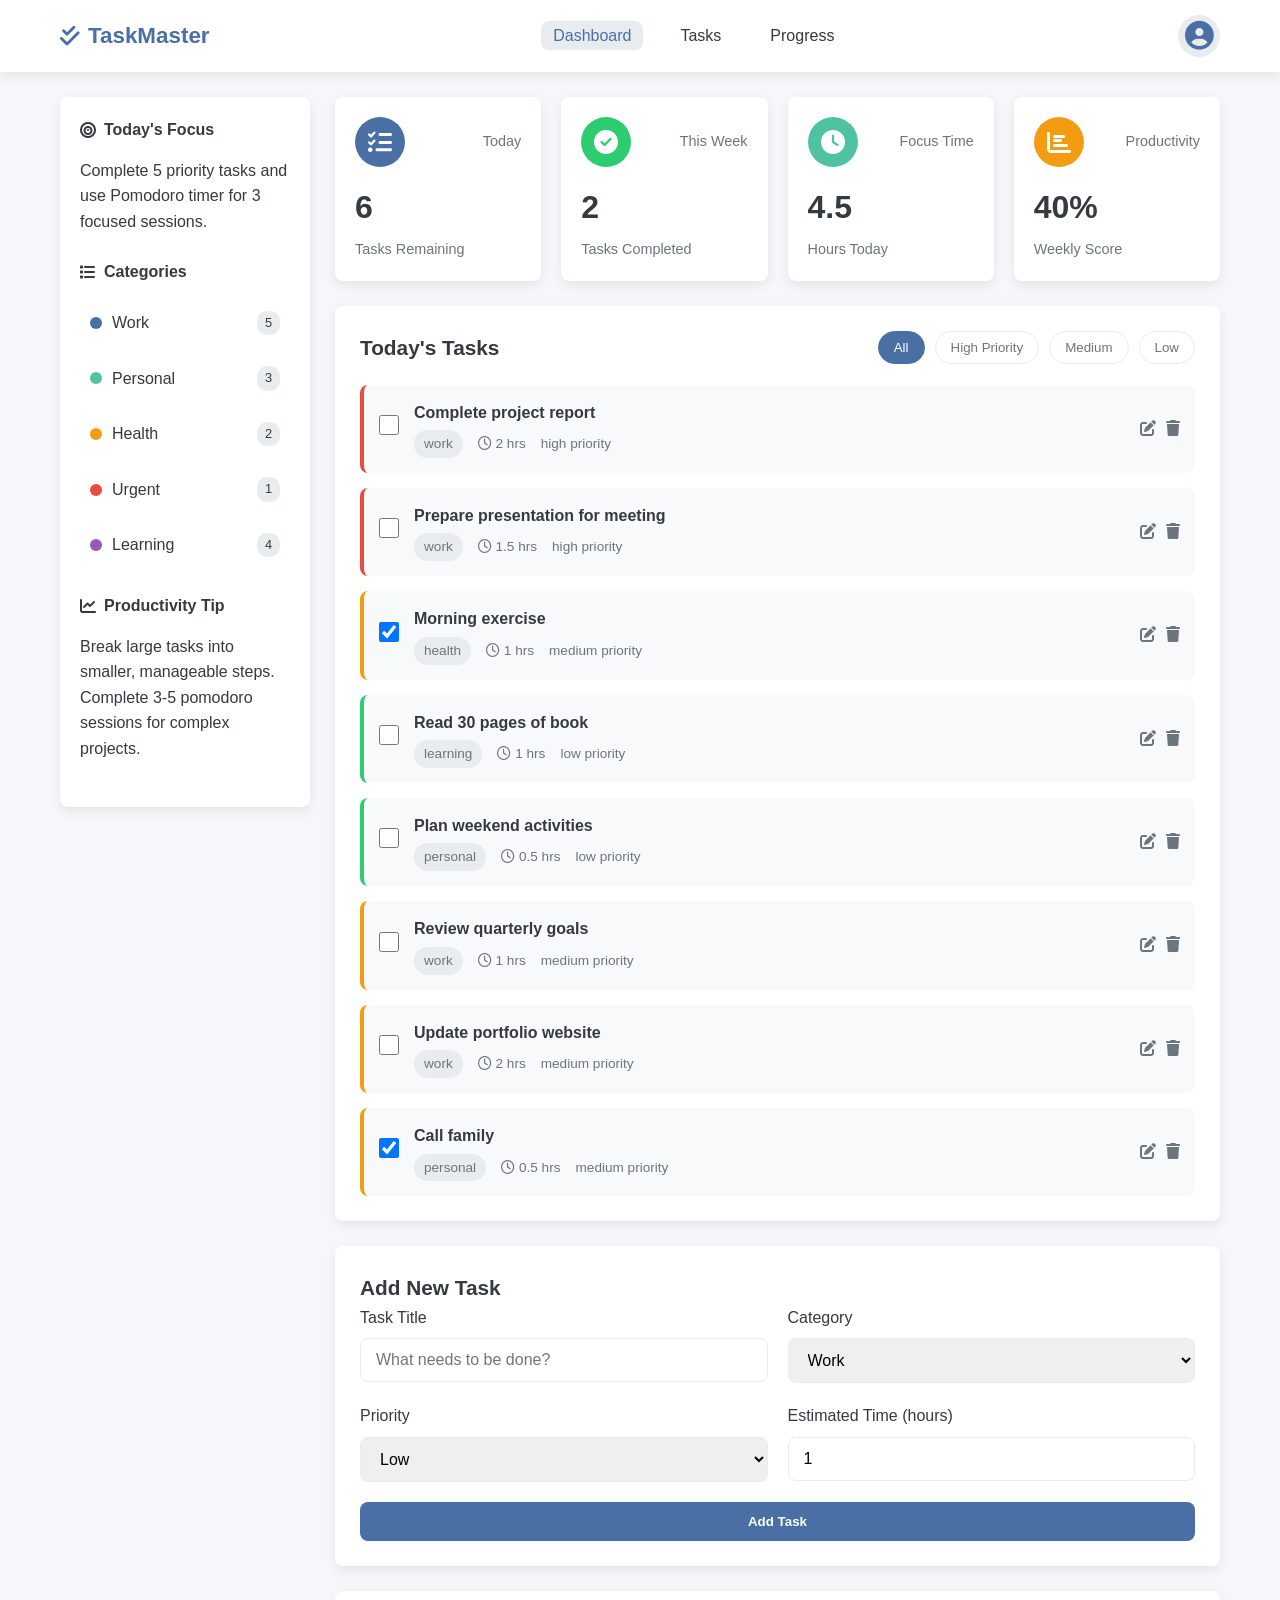
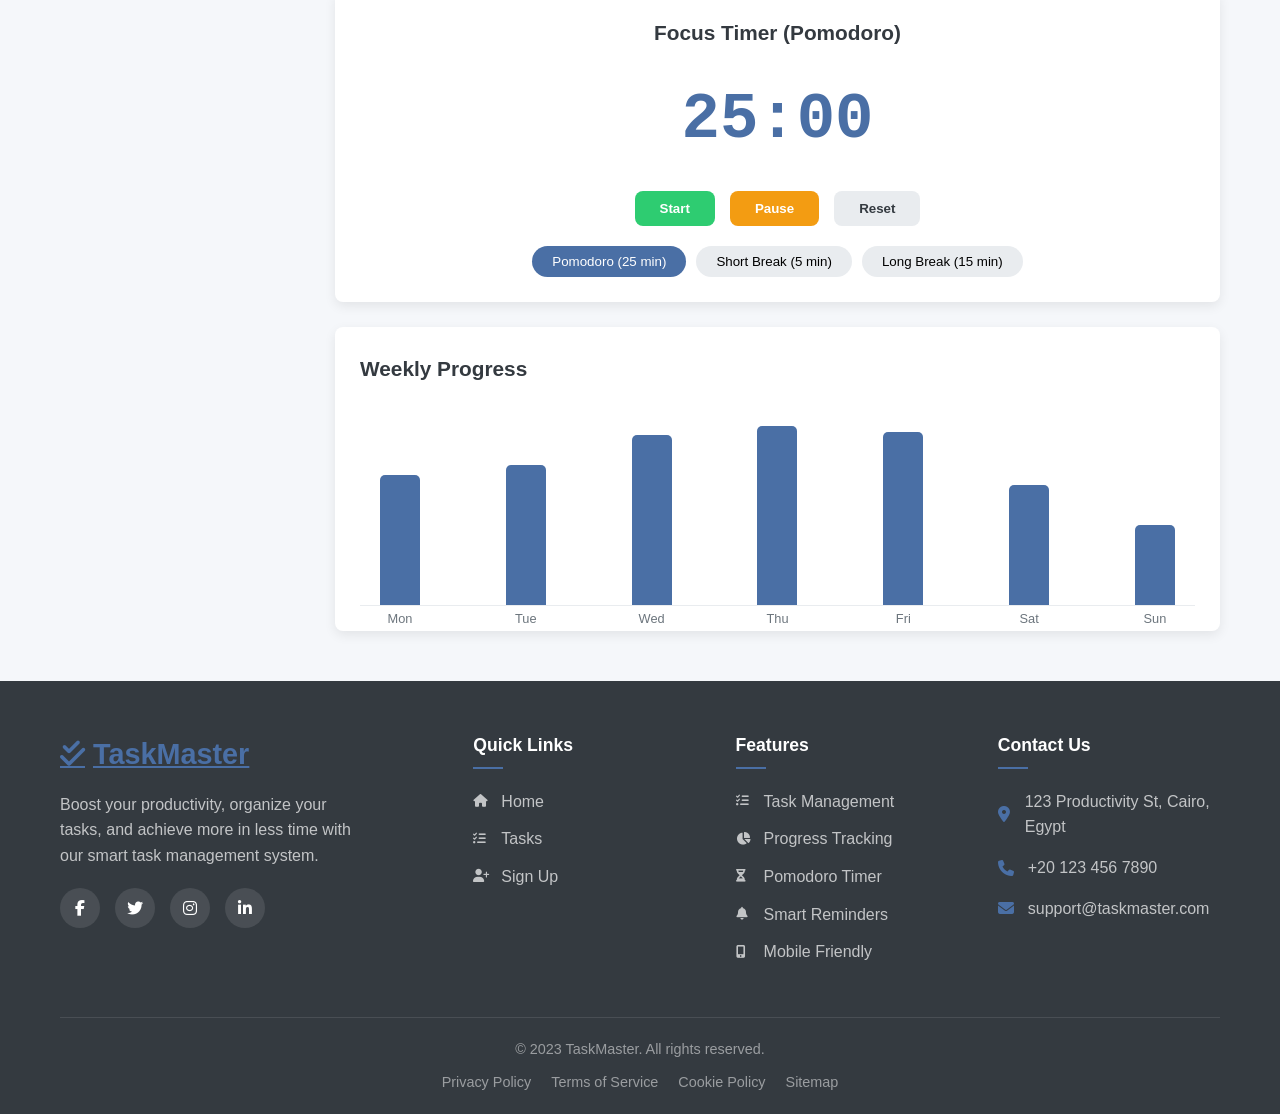
<file: index.html>
<!DOCTYPE html>
<html lang="en">
<head>
    <!-- Google tag (gtag.js) -->
<script async src="https://www.googletagmanager.com/gtag/js?id=G-RJJC2JE0XZ"></script>
<script>
  window.dataLayer = window.dataLayer || [];
  function gtag(){dataLayer.push(arguments);}
  gtag('js', new Date());

  gtag('config', 'G-RJJC2JE0XZ');
</script>

    <meta charset="UTF-8">
    <meta name="viewport" content="width=device-width, initial-scale=1.0">
    <title>TaskMaster - Manage Tasks, Boost Productivity</title>
    <link rel="stylesheet" href="https://cdnjs.cloudflare.com/ajax/libs/font-awesome/6.4.0/css/all.min.css">
<link rel="stylesheet" href="./style.css">


</head>
<body>
   
 <nav class="navbar">
    <div class="nav-content">

        <!-- Logo -->
        <div class="logo">
            <i class="fas fa-check-double"></i>
            <span>TaskMaster</span>
        </div>

        <!-- Links -->
        <ul class="nav-links">
            <li><a href="index.html" class="active">Dashboard</a></li>
            <li><a href="tasks.html">Tasks</a></li>
            <li><a href="#Progress">Progress</a></li>
           
        </ul>

        <!-- Auth Icon -->
        <div class="auth-icon">
            <a href="signup.html" title="signup / Register">
                <i class="fas fa-user-circle"></i>
            </a>
        </div>

    </div>
</nav>


    <!-- Main Content -->
    <div class="container">
        <div class="main-content">
            <!-- Sidebar -->
            <aside class="sidebar">
                <div class="sidebar-section">
                    <h3 class="sidebar-title"><i class="fas fa-bullseye"></i> Today's Focus</h3>
                    <p>Complete 5 priority tasks and use Pomodoro timer for 3 focused sessions.</p>
                </div>
                
                <div class="sidebar-section">
                    <h3 class="sidebar-title"><i class="fas fa-list"></i> Categories</h3>
                    <div class="category-list">
                        <div class="category-item">
                            <div class="category-dot" style="background-color: #4a6fa5;"></div>
                            <span class="category-name">Work</span>
                            <span class="category-count">5</span>
                        </div>
                        <div class="category-item">
                            <div class="category-dot" style="background-color: #4fc3a1;"></div>
                            <span class="category-name">Personal</span>
                            <span class="category-count">3</span>
                        </div>
                        <div class="category-item">
                            <div class="category-dot" style="background-color: #f39c12;"></div>
                            <span class="category-name">Health</span>
                            <span class="category-count">2</span>
                        </div>
                        <div class="category-item">
                            <div class="category-dot" style="background-color: #e74c3c;"></div>
                            <span class="category-name">Urgent</span>
                            <span class="category-count">1</span>
                        </div>
                        <div class="category-item">
                            <div class="category-dot" style="background-color: #9b59b6;"></div>
                            <span class="category-name">Learning</span>
                            <span class="category-count">4</span>
                        </div>
                    </div>
                </div>
                
                <div class="sidebar-section">
                    <h3 class="sidebar-title"><i class="fas fa-chart-line"></i> Productivity Tip</h3>
                    <p>Break large tasks into smaller, manageable steps. Complete 3-5 pomodoro sessions for complex projects.</p>
                </div>
            </aside>

            <!-- Content Area -->
            <div class="content-area">
                <!-- Dashboard Stats -->
                <section class="dashboard-cards">
                    <div class="card">
                        <div class="card-header">
                            <div class="card-icon icon-tasks">
                                <i class="fas fa-tasks"></i>
                            </div>
                            <span class="card-label">Today</span>
                        </div>
                        <div class="card-value" id="todayTasks">8</div>
                        <div class="card-label">Tasks Remaining</div>
                    </div>
                    
                    <div class="card">
                        <div class="card-header">
                            <div class="card-icon icon-completed">
                                <i class="fas fa-check-circle"></i>
                            </div>
                            <span class="card-label">This Week</span>
                        </div>
                        <div class="card-value" id="completedTasks">24</div>
                        <div class="card-label">Tasks Completed</div>
                    </div>
                    
                    <div class="card">
                        <div class="card-header">
                            <div class="card-icon icon-time">
                                <i class="fas fa-clock"></i>
                            </div>
                            <span class="card-label">Focus Time</span>
                        </div>
                        <div class="card-value" id="focusTime">3.5</div>
                        <div class="card-label">Hours Today</div>
                    </div>
                    
                    <div class="card">
                        <div class="card-header">
                            <div class="card-icon icon-productivity">
                                <i class="fas fa-chart-bar"></i>
                            </div>
                            <span class="card-label">Productivity</span>
                        </div>
                        <div class="card-value" id="productivityScore">87%</div>
                        <div class="card-label">Weekly Score</div>
                    </div>
                </section>

                <!-- Task List -->
                <section class="task-list-container">
                    <div class="section-header">
                        <h2 class="section-title">Today's Tasks</h2>
                        <div class="task-filters">
                            <button class="filter-btn active" data-filter="all">All</button>
                            <button class="filter-btn" data-filter="high">High Priority</button>
                            <button class="filter-btn" data-filter="medium">Medium</button>
                            <button class="filter-btn" data-filter="low">Low</button>
                        </div>
                    </div>
                    
                    <div class="task-list" id="taskList">
                        <!-- Tasks will be populated by JavaScript -->
                    </div>
                </section>

                <!-- Add Task Form -->
                <section class="add-task-form">
                    <h2 class="section-title">Add New Task</h2>
                    <form id="taskForm">
                        <div class="form-row">
                            <div class="form-group">
                                <label for="taskTitle">Task Title</label>
                                <input type="text" id="taskTitle" class="form-control" placeholder="What needs to be done?" required>
                            </div>
                            <div class="form-group">
                                <label for="taskCategory">Category</label>
                                <select id="taskCategory" class="form-control">
                                    <option value="work">Work</option>
                                    <option value="personal">Personal</option>
                                    <option value="health">Health</option>
                                    <option value="learning">Learning</option>
                                </select>
                            </div>
                        </div>
                        <div class="form-row">
                            <div class="form-group">
                                <label for="taskPriority">Priority</label>
                                <select id="taskPriority" class="form-control">
                                    <option value="low">Low</option>
                                    <option value="medium">Medium</option>
                                    <option value="high">High</option>
                                </select>
                            </div>
                            <div class="form-group">
                                <label for="taskTime">Estimated Time (hours)</label>
                                <input type="number" id="taskTime" class="form-control" min="0.5" max="8" step="0.5" value="1">
                            </div>
                        </div>
                        <button type="submit" class="btn btn-primary btn-block">Add Task</button>
                    </form>
                </section>

                <!-- Pomodoro Timer -->
                <section class="pomodoro-container" id="Timer">
                    <h2 class="section-title">Focus Timer (Pomodoro)</h2>
                    <div class="timer-display" id="timerDisplay">25:00</div>
                    <div class="timer-controls">
                        <button class="timer-btn timer-btn-start" id="startTimer">Start</button>
                        <button class="timer-btn timer-btn-pause" id="pauseTimer">Pause</button>
                        <button class="timer-btn timer-btn-reset" id="resetTimer">Reset</button>
                    </div>
                    <div class="timer-modes">
                        <button class="timer-mode active" data-time="25">Pomodoro (25 min)</button>
                        <button class="timer-mode" data-time="5">Short Break (5 min)</button>
                        <button class="timer-mode" data-time="15">Long Break (15 min)</button>
                    </div>
                </section>

                <!-- Progress Chart -->
                <section class="progress-container" id="Progress">
                    <h2 class="section-title">Weekly Progress</h2>
                    <div class="progress-chart" id="progressChart">
                        <!-- Chart bars will be populated by JavaScript -->
                    </div>
                </section>
            </div>
        </div>
    </div>

    <!-- Footer -->
   <!-- Footer -->
<footer>
    <div class="container">
        <div class="footer-content">
            <div class="footer-logo">
                <a href="index.html" class="logo">
                   
            <i class="fas fa-check-double"></i>
                    <span>TaskMaster</span>
                </a>
                <p>Boost your productivity, organize your tasks, and achieve more in less time with our smart task management system.</p>
                <div class="social-links">
                    <a href="#" class="social-link" title="Facebook">
                        <i class="fab fa-facebook-f"></i>
                    </a>
                    <a href="#" class="social-link" title="Twitter">
                        <i class="fab fa-twitter"></i>
                    </a>
                    <a href="#" class="social-link" title="Instagram">
                        <i class="fab fa-instagram"></i>
                    </a>
                    <a href="#" class="social-link" title="LinkedIn">
                        <i class="fab fa-linkedin-in"></i>
                    </a>
                </div>
            </div>
            
            <div class="footer-links">
                <div class="footer-column">
                    <h4>Quick Links</h4>
                    <ul>
                        <li><a href="index.html"><i class="fas fa-home"></i> Home</a></li>
                        <li><a href="tasks.html"><i class="fas fa-tasks"></i> Tasks</a></li>
                        <li><a href="signup.html"><i class="fas fa-user-plus"></i> Sign Up</a></li>
                    </ul>
                </div>
                
                <div class="footer-column">
                    <h4>Features</h4>
                    <ul>
                        <li><a href="index.html"><i class="fas fa-list-check"></i> Task Management</a></li>
                        <li><a href="#Progress"><i class="fas fa-chart-pie"></i> Progress Tracking</a></li>
                        <li><a href="#Timer"><i class="fas fa-hourglass-half"></i> Pomodoro Timer</a></li>
                        <li><a href="#"><i class="fas fa-bell"></i> Smart Reminders</a></li>
                        <li><a href="#"><i class="fas fa-mobile-alt"></i> Mobile Friendly</a></li>
                    </ul>
                </div>
                
                <div class="footer-column">
                    <h4>Contact Us</h4>
                    <div class="contact-info">
                        <p><i class="fas fa-map-marker-alt"></i> 123 Productivity St, Cairo, Egypt</p>
                        <p><i class="fas fa-phone"></i> +20 123 456 7890</p>
                        <p><i class="fas fa-envelope"></i> support@taskmaster.com</p>
                    </div>
                </div>
            </div>
        </div>
        
        <div class="footer-bottom">
            <p>&copy; 2023 TaskMaster. All rights reserved.</p>
            <div class="footer-links-bottom">
                <a href="#">Privacy Policy</a>
                <a href="#">Terms of Service</a>
                <a href="#">Cookie Policy</a>
                <a href="#">Sitemap</a>
            </div>
        </div>
    </div>
</footer>

    <script src="./script.js"></script>
</body>
</html>
</file>
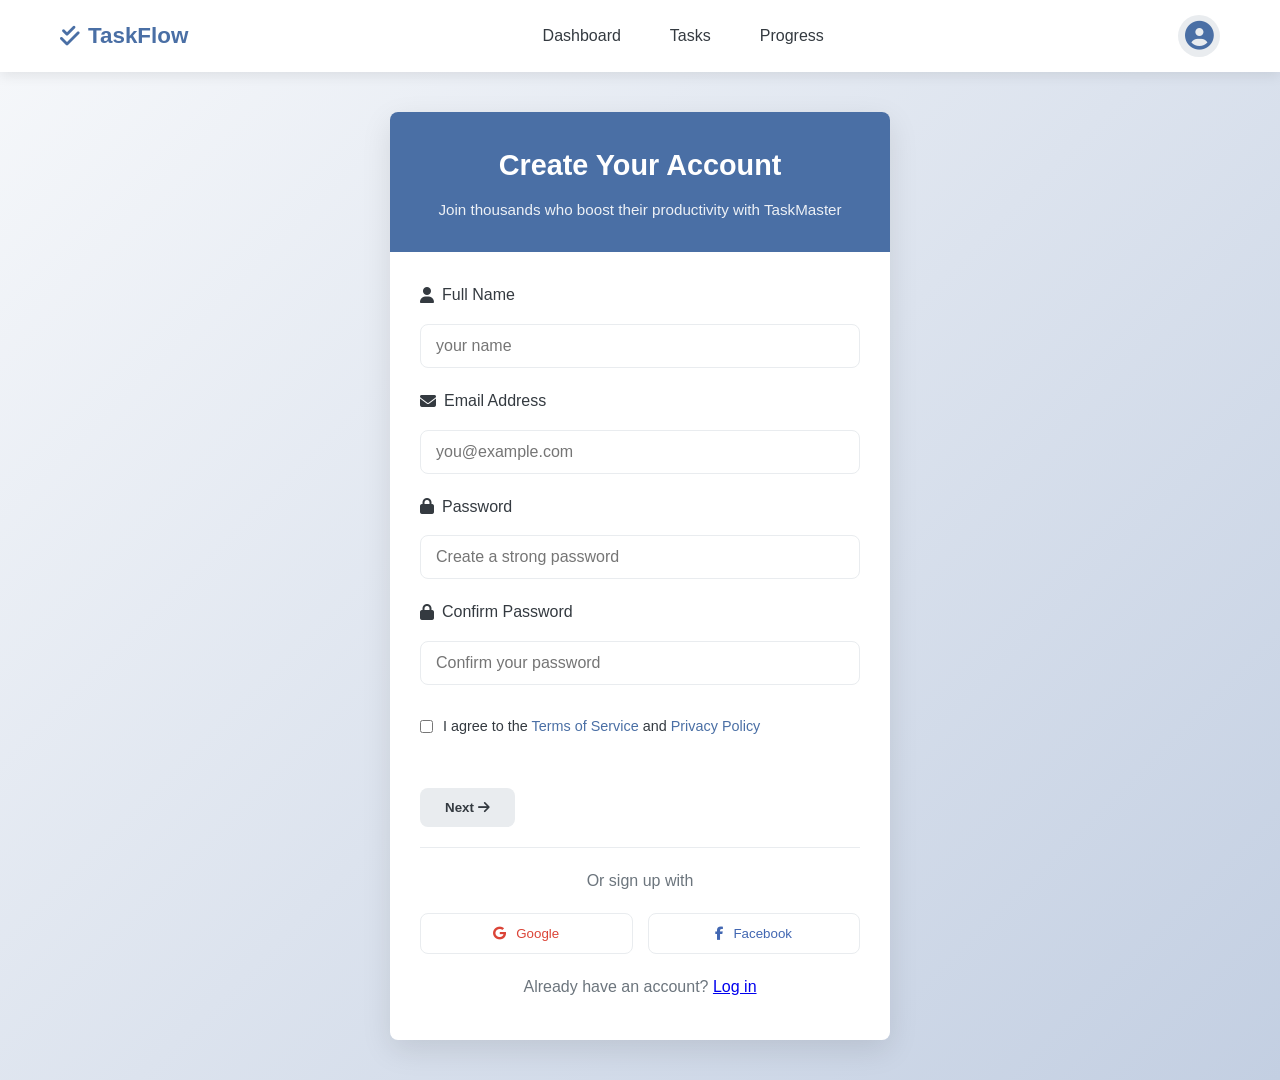
<file: signup.html>
<!DOCTYPE html>
<html lang="en">
<head>
       <!-- Google tag (gtag.js) -->
<script async src="https://www.googletagmanager.com/gtag/js?id=G-RJJC2JE0XZ"></script>
<script>
  window.dataLayer = window.dataLayer || [];
  function gtag(){dataLayer.push(arguments);}
  gtag('js', new Date());

  gtag('config', 'G-RJJC2JE0XZ');
</script>

    <meta charset="UTF-8">
    <meta name="viewport" content="width=device-width, initial-scale=1.0">
    <title>TaskMaster - Create Account</title>
    <link rel="stylesheet" href="https://cdnjs.cloudflare.com/ajax/libs/font-awesome/6.4.0/css/all.min.css">
    <link rel="stylesheet" href="style.css">
    <link rel="stylesheet" href="signup.css">


</head>
<body class="auth-page">
    <!-- Navigation -->
   
 <nav class="navbar">
    <div class="nav-content">

        <!-- Logo -->
        <div class="logo">
            <i class="fas fa-check-double"></i>
            <span>TaskFlow</span>
        </div>

        <!-- Links -->
        <ul class="nav-links">
             <li><a href="index.html" >Dashboard</a></li>
            <li><a href="tasks.html">Tasks</a></li>
            <li><a href="index.html #Progress">Progress</a></li>
           
        </ul>

        <!-- Auth Icon -->
        <div class="auth-icon">
            <a href="signup.html" title="signup / Register">
                <i class="fas fa-user-circle"></i>
            </a>
        </div>

    </div>
</nav>
    <!-- Main Content -->
    <main class="auth-main">
        <div class="auth-container">
            <div class="auth-card">
             
                
                <!-- Step 1: Account Information -->
                <div class="form-step active" id="step1-form">
                    <div class="auth-header">
                        <h1>Create Your Account</h1>
                        <p>Join thousands who boost their productivity with TaskMaster</p>
                    </div>
                    
                    <div class="auth-body">
                        <form id="signupForm" class="auth-form">
                            <div class="form-group">
                                <label for="fullName">
                                    <i class="fas fa-user"></i> Full Name
                                </label>
                                <input type="text" id="fullName" placeholder="your name" required>
                                <div class="error-message" id="nameError">Please enter your full name</div>
                            </div>
                            
                            <div class="form-group">
                                <label for="email">
                                    <i class="fas fa-envelope"></i> Email Address
                                </label>
                                <input type="email" id="email" placeholder="you@example.com" required>
                                <div class="error-message" id="emailError">Please enter a valid email address</div>
                            </div>
                            
                            <div class="form-group">
                                <label for="password">
                                    <i class="fas fa-lock"></i> Password
                                </label>
                                <input type="password" id="password" placeholder="Create a strong password" required>
                               
                                <div class="error-message" id="passwordError">Password must be at least 8 characters</div>
                            </div>
                            
                            <div class="form-group">
                                <label for="confirmPassword">
                                    <i class="fas fa-lock"></i> Confirm Password
                                </label>
                                <input type="password" id="confirmPassword" placeholder="Confirm your password" required>
                                <div class="error-message" id="confirmError">Passwords do not match</div>
                            </div>
                            
                            <div class="terms-group">
                                <input type="checkbox" id="terms" required>
                                <label for="terms">
                                    I agree to the <a href="#">Terms of Service</a> and <a href="#">Privacy Policy</a>
                                </label>
                            </div>
                            
                            <div class="form-actions">
                                <button type="button" class="btn btn-back" id="nextStep1">Next <i class="fas fa-arrow-right"></i></button>
                            </div>
                        </form>
                        
                        <div class="auth-footer">
                            <p>Or sign up with</p>
                            <div class="social-login">
                                <button class="social-btn google">
                                    <i class="fab fa-google"></i>
                                    <span>Google</span>
                                </button>
                                <button class="social-btn facebook">
                                    <i class="fab fa-facebook-f"></i>
                                    <span>Facebook</span>
                                </button>
                            </div>
                            
                            <p style="margin-top: 20px;">Already have an account? <a href="login.html">Log in</a></p>
                        </div>
                    </div>
                </div>
                
                <!-- Step 2: Profile Information -->
                <div class="form-step" id="step2-form">
                    <div class="auth-header">
                        <h1>Tell Us About Yourself</h1>
                        <p>Help us personalize your experience</p>
                    </div>
                    
                    <div class="auth-body">
                        <form class="auth-form">
                            <div class="form-group">
                                <label for="jobTitle">
                                    <i class="fas fa-briefcase"></i> Job Title / Role
                                </label>
                                <input type="text" id="jobTitle" placeholder="e.g., Software Developer, Student">
                            </div>
                            
                            <div class="form-group">
                                <label for="company">
                                    <i class="fas fa-building"></i> Company / Institution
                                </label>
                                <input type="text" id="company" placeholder="Where you work or study">
                            </div>
                            
                            <div class="form-group">
                                <label for="dailyTasks">
                                    <i class="fas fa-tasks"></i> Daily Task Estimate
                                </label>
                                <select id="dailyTasks">
                                    <option value="">How many tasks do you typically handle daily?</option>
                                    <option value="1-5">1-5 tasks</option>
                                    <option value="5-10">5-10 tasks</option>
                                    <option value="10-20">10-20 tasks</option>
                                    <option value="20+">More than 20 tasks</option>
                                </select>
                            </div>
                            
                            <div class="form-group">
                                <label for="productivityGoals">
                                    <i class="fas fa-bullseye"></i> Primary Goal
                                </label>
                                <select id="productivityGoals">
                                    <option value="">What's your main productivity goal?</option>
                                    <option value="organization">Better task organization</option>
                                    <option value="time">Save time on daily tasks</option>
                                    <option value="focus">Improve focus and concentration</option>
                                    <option value="balance">Achieve work-life balance</option>
                                    <option value="team">Collaborate with team members</option>
                                </select>
                            </div>
                            
                            <div class="form-actions">
                                <button type="button" class="btn btn-back" id="backStep1"><i class="fas fa-arrow-left"></i> Back</button>
                                <button type="button" class="btn btn-primary" id="nextStep2">Next <i class="fas fa-arrow-right"></i></button>
                            </div>
                        </form>
                    </div>
                </div>
                
                <!-- Step 3: Preferences -->
                <div class="form-step" id="step3-form">
                    <div class="auth-header">
                        <h1>Customize Your Experience</h1>
                        <p>Set up TaskMaster just the way you like it</p>
                    </div>
                    
                    <div class="auth-body">
                        <form class="auth-form">
                            <div class="form-group">
                                <label for="theme">
                                    <i class="fas fa-palette"></i> Theme Preference
                                </label>
                                <select id="theme">
                                    <option value="light">Light Theme</option>
                                    <option value="dark">Dark Theme</option>
                                    <option value="auto">Auto (System Default)</option>
                                </select>
                            </div>
                            
                            <div class="form-group">
                                <label for="notifications">
                                    <i class="fas fa-bell"></i> Notification Preferences
                                </label>
                                <select id="notifications">
                                    <option value="all">All notifications</option>
                                    <option value="important">Important only</option>
                                    <option value="none">No notifications</option>
                                </select>
                            </div>
                            
                            <div class="form-group">
                                <label for="workHours">
                                    <i class="fas fa-clock"></i> Typical Work Hours
                                </label>
                                <div style="display: flex; gap: 10px;">
                                    <input type="time" id="workStart" value="09:00" style="flex: 1;">
                                    <span style="line-height: 45px;">to</span>
                                    <input type="time" id="workEnd" value="17:00" style="flex: 1;">
                                </div>
                            </div>
                            
                            <div class="form-group">
                                <label>
                                    <i class="fas fa-sliders-h"></i> Additional Features
                                </label>
                                <div style="display: flex; flex-direction: column; gap: 10px; margin-top: 10px;">
                                    <label style="display: flex; align-items: center; gap: 10px; font-weight: normal;">
                                        <input type="checkbox" id="pomodoro" checked>
                                        <span>Enable Pomodoro Timer</span>
                                    </label>
                                    <label style="display: flex; align-items: center; gap: 10px; font-weight: normal;">
                                        <input type="checkbox" id="weeklyReports" checked>
                                        <span>Send weekly productivity reports</span>
                                    </label>
                                    <label style="display: flex; align-items: center; gap: 10px; font-weight: normal;">
                                        <input type="checkbox" id="emailDigest">
                                        <span>Daily email digest</span>
                                    </label>
                                </div>
                            </div>
                            
                            <div class="form-actions">
                                <button type="button" class="btn btn-back" id="backStep2"><i class="fas fa-arrow-left"></i> Back</button>
                                <button type="button" class="btn btn-primary" id="completeSignup">Complete Sign Up</button>
                            </div>
                        </form>
                    </div>
                </div>
                
                <!-- Success Message (Hidden by default) -->
                <div class="success-message" id="successMessage">
                    <div class="success-icon">
                        <i class="fas fa-check"></i>
                    </div>
                    <h2>Account Created Successfully!</h2>
                    <p>Welcome to TaskMaster! Your account has been created and you're ready to boost your productivity.</p>
                    <div style="display: flex; gap: 15px; justify-content: center;">
                        <a href="index.html" class="btn btn-primary">
                            <i class="fas fa-home"></i> Go to Dashboard
                        </a>
                        <a href="tasks.html" class="btn btn-secondary">
                            <i class="fas fa-tasks"></i> Start Adding Tasks
                        </a>
                    </div>
                </div>
            </div>
        </div>
    </main>

    <script src="signup.js"></script>
</body>
</html>
</file>
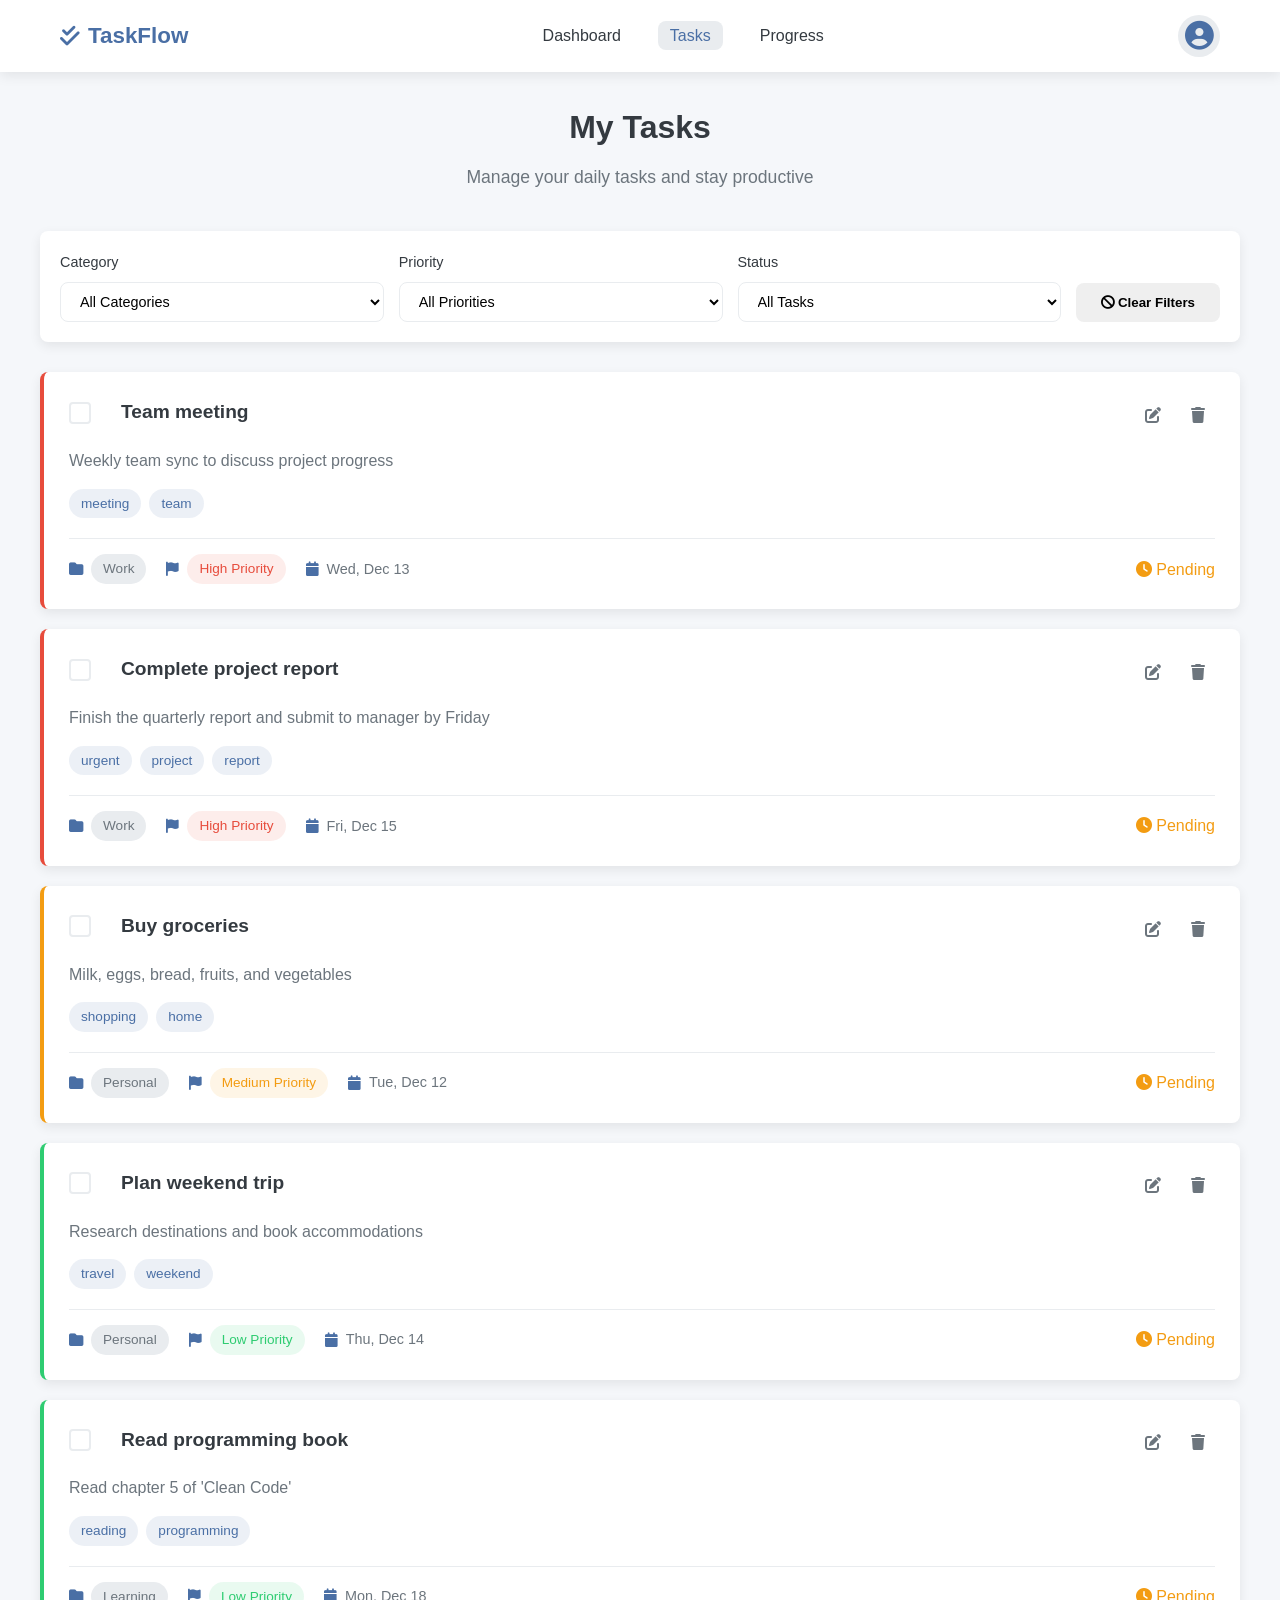
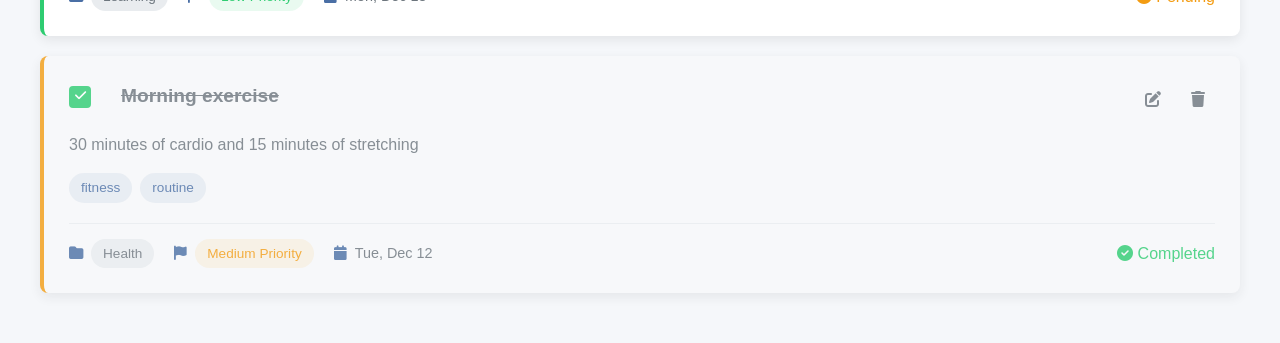
<file: tasks.html>
<!DOCTYPE html>
<html lang="en">
<head>
       <!-- Google tag (gtag.js) -->
<script async src="https://www.googletagmanager.com/gtag/js?id=G-RJJC2JE0XZ"></script>
<script>
  window.dataLayer = window.dataLayer || [];
  function gtag(){dataLayer.push(arguments);}
  gtag('js', new Date());

  gtag('config', 'G-RJJC2JE0XZ');
</script>

    <meta charset="UTF-8">
    <meta name="viewport" content="width=device-width, initial-scale=1.0">
    <title>TaskMaster - My Tasks</title>
    <link rel="stylesheet" href="https://cdnjs.cloudflare.com/ajax/libs/font-awesome/6.4.0/css/all.min.css">
    <link rel="stylesheet" href="style.css">
    <link rel="stylesheet" href="tasks.css">


</head>
<body class="tasks-page">
    <!-- Main Navigation -->
    
 <nav class="navbar">
    <div class="nav-content">

        <!-- Logo -->
        <div class="logo">
            <i class="fas fa-check-double"></i>
            <span>TaskFlow</span>
        </div>

        <!-- Links -->
        <ul class="nav-links">
             <li><a href="index.html" >Dashboard</a></li>
            <li><a href="tasks.html" class="active">Tasks</a></li>
            <li><a href="index.html #Progress">Progress</a></li>
           
        </ul>

        <!-- Auth Icon -->
        <div class="auth-icon">
            <a href="signup.html" title="signup / Register">
                <i class="fas fa-user-circle"></i>
            </a>
        </div>

    </div>
</nav>

    <!-- Main Content -->
    <main class="container tasks-container">
        <div class="tasks-header">
            <h1>My Tasks</h1>
            <p>Manage your daily tasks and stay productive</p>
        </div>

        <!-- Task Filters -->
        <div class="task-filters">
            <div class="filter-group">
                <label for="filterCategory">Category</label>
                <select id="filterCategory" class="filter-select">
                    <option value="all">All Categories</option>
                    <option value="work">Work</option>
                    <option value="personal">Personal</option>
                    <option value="health">Health</option>
                    <option value="learning">Learning</option>
                </select>
            </div>
            
            <div class="filter-group">
                <label for="filterPriority">Priority</label>
                <select id="filterPriority" class="filter-select">
                    <option value="all">All Priorities</option>
                    <option value="high">High Priority</option>
                    <option value="medium">Medium Priority</option>
                    <option value="low">Low Priority</option>
                </select>
            </div>
            
            <div class="filter-group">
                <label for="filterStatus">Status</label>
                <select id="filterStatus" class="filter-select">
                    <option value="all">All Tasks</option>
                    <option value="pending">Pending</option>
                    <option value="completed">Completed</option>
                </select>
            </div>
            
            <div class="filter-actions">
                <button id="clearFilters" class="btn btn-secondary">
                    <i class="fas fa-ban"></i> Clear Filters
                </button>
            </div>
        </div>

        <!-- Tasks List -->
        <div id="tasksList">
            <!-- Tasks will be loaded here by JavaScript -->
        </div>

        <!-- Empty State (initially hidden) -->
        <div class="empty-state" id="emptyState" style="display: none;">
            <div class="empty-icon">
                <i class="fas fa-tasks"></i>
            </div>
            <h3>No tasks yet</h3>
            <p>You don't have any tasks. Start by adding your first task below!</p>
            <button id="addFirstTask" class="btn btn-primary">
                <i class="fas fa-plus"></i> Add Your First Task
            </button>
        </div>

        
           
    </main>
<script src="tasks.js"></script>
</body>
</html>
</file>
<file: style.css>
:root {
            --primary: #4a6fa5;
            --secondary: #166088;
            --accent: #4fc3a1;
            --light: #f8f9fa;
            --dark: #343a40;
            --gray: #6c757d;
            --light-gray: #e9ecef;
            --danger: #e74c3c;
            --success: #2ecc71;
            --warning: #f39c12;
            --border-radius: 8px;
            --shadow: 0 4px 12px rgba(0, 0, 0, 0.08);
            --transition: all 0.3s ease;
        }

        * {
            margin: 0;
            padding: 0;
            box-sizing: border-box;
        }

        body {
            font-family: 'Segoe UI', Tahoma, Geneva, Verdana, sans-serif;
            color: var(--dark);
            background-color: #f5f7fa;
            line-height: 1.6;
        }

        .container {
            width: 100%;
            max-width: 1200px;
            margin: 0 auto;
            padding: 0 20px;
        }
/* Navbar */
.navbar {
    background-color: white;
    box-shadow: var(--shadow);
    position: sticky;
    top: 0;
    z-index: 1000;
}

.nav-content {
    max-width: 1200px;
    margin: auto;
    padding: 15px 20px;
    display: flex;
    align-items: center;
    justify-content: space-between;
}

/* Logo */
.logo {
    display: flex;
    align-items: center;
    gap: 8px;
    font-size: 1.4rem;
    font-weight: 700;
    color: var(--primary);
}

/* Links */
.nav-links {
    list-style: none;
    display: flex;
    gap: 25px;
}

.nav-links a {
    text-decoration: none;
    color: var(--dark);
    font-weight: 500;
    padding: 6px 12px;
    border-radius: var(--border-radius);
    transition: 0.3s;
}

.nav-links a:hover,
.nav-links a.active {
    background-color: var(--light-gray);
    color: var(--primary);
}

/* Auth Buttons */
.auth-links {
    display: flex;
    gap: 10px;
}

.login-btn {
    text-decoration: none;
    color: var(--primary);
    font-weight: 500;
}

.register-btn {
    text-decoration: none;
    background-color: var(--primary);
    color: white;
    padding: 6px 14px;
    border-radius: var(--border-radius);
}

       .auth-icon a {
    font-size: 1.8rem;
    color: var(--primary);
    transition: 0.3s;
}

.auth-icon a:hover {
    color: var(--accent);
    transform: scale(1.1);
}

/* لو حابة تحطي دايرة خفيفة */
.auth-icon {
    width: 42px;
    height: 42px;
    background-color: var(--light-gray);
    border-radius: 50%;
    display: flex;
    align-items: center;
    justify-content: center;
}

        /* Main Layout */
        .main-content {
            display: flex;
            gap: 25px;
            margin-top: 25px;
        }

        .sidebar {
            flex: 0 0 250px;
            background-color: white;
            border-radius: var(--border-radius);
            box-shadow: var(--shadow);
            padding: 20px;
            height: fit-content;
        }

        .content-area {
            flex: 1;
            display: flex;
            flex-direction: column;
            gap: 25px;
        }

        /* Dashboard Cards */
        .dashboard-cards {
            display: flex;
            flex-wrap: wrap;
            gap: 20px;
        }

        .card {
            flex: 1;
            min-width: 200px;
            background-color: white;
            border-radius: var(--border-radius);
            box-shadow: var(--shadow);
            padding: 20px;
            display: flex;
            flex-direction: column;
        }

        .card-header {
            display: flex;
            align-items: center;
            justify-content: space-between;
            margin-bottom: 15px;
        }

        .card-icon {
            width: 50px;
            height: 50px;
            border-radius: 50%;
            display: flex;
            align-items: center;
            justify-content: center;
            font-size: 1.5rem;
            color: white;
        }

        .icon-tasks {
            background-color: var(--primary);
        }

        .icon-completed {
            background-color: var(--success);
        }

        .icon-time {
            background-color: var(--accent);
        }

        .icon-productivity {
            background-color: var(--warning);
        }

        .card-value {
            font-size: 2rem;
            font-weight: 700;
            margin-bottom: 5px;
        }

        .card-label {
            color: var(--gray);
            font-size: 0.9rem;
        }

        /* Task List */
        .task-list-container {
            background-color: white;
            border-radius: var(--border-radius);
            box-shadow: var(--shadow);
            padding: 25px;
        }

        .section-header {
            display: flex;
            align-items: center;
            justify-content: space-between;
            margin-bottom: 20px;
        }

        .section-title {
            font-size: 1.3rem;
            font-weight: 600;
            color: var(--dark);
        }

        .task-filters {
            display: flex;
            gap: 10px;
        }

        .filter-btn {
            padding: 8px 15px;
            border-radius: 20px;
            border: 1px solid var(--light-gray);
            background-color: white;
            color: var(--gray);
            cursor: pointer;
            transition: var(--transition);
        }

        .filter-btn.active {
            background-color: var(--primary);
            color: white;
            border-color: var(--primary);
        }

        .task-list {
            display: flex;
            flex-direction: column;
            gap: 15px;
        }

        .task-item {
            display: flex;
            align-items: center;
            padding: 15px;
            border-radius: var(--border-radius);
            background-color: var(--light);
            border-left: 4px solid var(--gray);
            transition: var(--transition);
        }

        .task-item:hover {
            transform: translateY(-2px);
            box-shadow: 0 5px 15px rgba(0, 0, 0, 0.05);
        }

        .task-item.high-priority {
            border-left-color: var(--danger);
        }

        .task-item.medium-priority {
            border-left-color: var(--warning);
        }

        .task-item.low-priority {
            border-left-color: var(--success);
        }

        .task-checkbox {
            margin-right: 15px;
        }

        .task-checkbox input {
            width: 20px;
            height: 20px;
            cursor: pointer;
        }

        .task-content {
            flex: 1;
        }

        .task-title {
            font-weight: 600;
            margin-bottom: 5px;
        }

        .task-meta {
            display: flex;
            align-items: center;
            gap: 15px;
            font-size: 0.85rem;
            color: var(--gray);
        }

        .task-category {
            background-color: var(--light-gray);
            padding: 3px 10px;
            border-radius: 20px;
        }

        .task-actions {
            display: flex;
            gap: 10px;
        }

        .task-action-btn {
            background: none;
            border: none;
            color: var(--gray);
            cursor: pointer;
            transition: var(--transition);
            font-size: 1rem;
        }

        .task-action-btn:hover {
            color: var(--primary);
        }

        /* Add Task Form */
        .add-task-form {
            background-color: white;
            border-radius: var(--border-radius);
            box-shadow: var(--shadow);
            padding: 25px;
        }

        .form-row {
            display: flex;
            gap: 20px;
            margin-bottom: 20px;
        }

        .form-group {
            flex: 1;
            display: flex;
            flex-direction: column;
        }

        .form-group label {
            margin-bottom: 8px;
            font-weight: 500;
        }

        .form-control {
            padding: 12px 15px;
            border: 1px solid var(--light-gray);
            border-radius: var(--border-radius);
            font-size: 1rem;
        }

        .form-control:focus {
            outline: none;
            border-color: var(--primary);
        }

        .btn {
            padding: 12px 25px;
            border: none;
            border-radius: var(--border-radius);
            font-weight: 600;
            cursor: pointer;
            transition: var(--transition);
        }

        .btn-primary {
            background-color: var(--primary);
            color: white;
        }

        .btn-primary:hover {
            background-color: var(--secondary);
        }

        .btn-block {
            width: 100%;
        }

        /* Pomodoro Timer */
        .pomodoro-container {
            background-color: white;
            border-radius: var(--border-radius);
            box-shadow: var(--shadow);
            padding: 25px;
            text-align: center;
        }

        .timer-display {
            font-size: 4rem;
            font-weight: 700;
            color: var(--primary);
            margin: 20px 0;
            font-family: monospace;
        }

        .timer-controls {
            display: flex;
            justify-content: center;
            gap: 15px;
            margin-bottom: 20px;
        }

        .timer-btn {
            padding: 10px 25px;
            border-radius: var(--border-radius);
            border: none;
            font-weight: 600;
            cursor: pointer;
            transition: var(--transition);
        }

        .timer-btn-start {
            background-color: var(--success);
            color: white;
        }

        .timer-btn-pause {
            background-color: var(--warning);
            color: white;
        }

        .timer-btn-reset {
            background-color: var(--light-gray);
            color: var(--dark);
        }

        .timer-modes {
            display: flex;
            justify-content: center;
            gap: 10px;
        }

        .timer-mode {
            padding: 8px 20px;
            border-radius: 20px;
            background-color: var(--light-gray);
            border: none;
            cursor: pointer;
            transition: var(--transition);
        }

        .timer-mode.active {
            background-color: var(--primary);
            color: white;
        }

        /* Progress Section */
        .progress-container {
            background-color: white;
            border-radius: var(--border-radius);
            box-shadow: var(--shadow);
            padding: 25px;
        }

        .progress-chart {
            height: 200px;
            display: flex;
            align-items: flex-end;
            justify-content: space-between;
            margin-top: 20px;
            padding: 0 20px;
            border-bottom: 1px solid var(--light-gray);
        }

        .chart-bar {
            width: 40px;
            background-color: var(--primary);
            border-radius: 5px 5px 0 0;
            position: relative;
            transition: var(--transition);
        }

        .chart-bar:hover {
            background-color: var(--secondary);
        }

        .chart-label {
            position: absolute;
            bottom: -25px;
            left: 0;
            width: 100%;
            text-align: center;
            font-size: 0.8rem;
            color: var(--gray);
        }

        /* Sidebar Content */
        .sidebar-section {
            margin-bottom: 25px;
        }

        .sidebar-title {
            font-size: 1rem;
            font-weight: 600;
            margin-bottom: 15px;
            color: var(--dark);
            display: flex;
            align-items: center;
            gap: 8px;
        }

        .category-list {
            display: flex;
            flex-direction: column;
            gap: 10px;
        }

        .category-item {
            display: flex;
            align-items: center;
            justify-content: space-between;
            padding: 10px;
            border-radius: var(--border-radius);
            transition: var(--transition);
            cursor: pointer;
        }

        .category-item:hover {
            background-color: var(--light-gray);
        }

        .category-dot {
            width: 12px;
            height: 12px;
            border-radius: 50%;
            margin-right: 10px;
        }

        .category-name {
            flex: 1;
        }

        .category-count {
            background-color: var(--light-gray);
            padding: 2px 8px;
            border-radius: 10px;
            font-size: 0.8rem;
        }

       /* Footer Styles */
footer {
    background-color: var(--dark);
    color: white;
    padding: 50px 0 20px;
    margin-top: 50px;
}

.footer-content {
    display: flex;
    flex-wrap: wrap;
    justify-content: space-between;
    gap: 40px;
    margin-bottom: 40px;
}

.footer-logo {
    flex: 1;
    min-width: 250px;
}

.footer-logo .logo {
    margin-bottom: 15px;
    font-size: 1.8rem;
}

.footer-logo p {
    color: rgba(255, 255, 255, 0.7);
    line-height: 1.6;
    margin-bottom: 20px;
    max-width: 300px;
}

.social-links {
    display: flex;
    gap: 15px;
    margin-top: 20px;
}

.social-link {
    width: 40px;
    height: 40px;
    border-radius: 50%;
    background-color: rgba(255, 255, 255, 0.1);
    display: flex;
    align-items: center;
    justify-content: center;
    color: white;
    text-decoration: none;
    transition: var(--transition);
}

.social-link:hover {
    background-color: var(--primary);
    transform: translateY(-3px);
}

.footer-links {
    flex: 2;
    display: flex;
    flex-wrap: wrap;
    gap: 40px;
}

.footer-column {
    flex: 1;
    min-width: 150px;
}

.footer-column h4 {
    color: white;
    margin-bottom: 20px;
    font-size: 1.1rem;
    position: relative;
    padding-bottom: 10px;
}

.footer-column h4::after {
    content: '';
    position: absolute;
    left: 0;
    bottom: 0;
    width: 30px;
    height: 2px;
    background-color: var(--primary);
}

.footer-column ul {
    list-style: none;
    padding: 0;
}

.footer-column ul li {
    margin-bottom: 12px;
}

.footer-column ul li a {
    color: rgba(255, 255, 255, 0.7);
    text-decoration: none;
    transition: var(--transition);
    display: flex;
    align-items: center;
    gap: 8px;
}

.footer-column ul li a:hover {
    color: white;
    padding-left: 5px;
}

.footer-column ul li a i {
    font-size: 0.8rem;
    width: 20px;
}

.contact-info {
    color: rgba(255, 255, 255, 0.7);
}

.contact-info p {
    display: flex;
    align-items: center;
    gap: 10px;
    margin-bottom: 15px;
}

.contact-info i {
    color: var(--primary);
    width: 20px;
}

.footer-bottom {
    border-top: 1px solid rgba(255, 255, 255, 0.1);
    padding-top: 20px;
    text-align: center;
}

.footer-bottom p {
    color: rgba(255, 255, 255, 0.5);
    font-size: 0.9rem;
}

.footer-links-bottom {
    display: flex;
    justify-content: center;
    gap: 20px;
    margin-top: 10px;
}

.footer-links-bottom a {
    color: rgba(255, 255, 255, 0.5);
    text-decoration: none;
    font-size: 0.9rem;
    transition: var(--transition);
}

.footer-links-bottom a:hover {
    color: white;
}

/* Responsive Footer */
@media (max-width: 768px) {
    .footer-content {
        flex-direction: column;
        gap: 30px;
    }
    
    .footer-links {
        width: 100%;
    }
    
    .footer-column {
        min-width: 100%;
    }
    
    .footer-links-bottom {
        flex-direction: column;
        gap: 10px;
    }
}

        /* Responsive Design */
        @media (max-width: 992px) {
            .main-content {
                flex-direction: column;
            }
            
            .sidebar {
                flex: none;
                width: 100%;
            }
            
            .dashboard-cards {
                flex-wrap: wrap;
            }
            
            .card {
                min-width: calc(50% - 20px);
            }
        }

        @media (max-width: 768px) {
            .header-content {
                flex-direction: column;
                gap: 15px;
            }
            
            nav ul {
                flex-wrap: wrap;
                justify-content: center;
            }
            
            .form-row {
                flex-direction: column;
                gap: 15px;
            }
            
            .card {
                min-width: 100%;
            }
            
            .task-item {
                flex-direction: column;
                align-items: flex-start;
                gap: 10px;
            }
            
            .task-actions {
                align-self: flex-end;
            }
        }
</file>
<file: signup.css>
/* Additional styles for signup page */
        .auth-page {
            min-height: 100vh;
            display: flex;
            flex-direction: column;
        }
        
        .auth-main {
            flex: 1;
            display: flex;
            align-items: center;
            justify-content: center;
            padding: 40px 20px;
            background: linear-gradient(135deg, #f5f7fa 0%, #c3cfe2 100%);
        }
        
        .auth-container {
            width: 100%;
            max-width: 500px;
        }
        
        .auth-card {
            background-color: white;
            border-radius: var(--border-radius);
            box-shadow: 0 10px 30px rgba(0, 0, 0, 0.1);
            overflow: hidden;
        }
        
        .auth-header {
            background-color: var(--primary);
            color: white;
            padding: 30px;
            text-align: center;
        }
        
        .auth-header h1 {
            margin-bottom: 10px;
            font-size: 1.8rem;
        }
        
        .auth-header p {
            opacity: 0.9;
            font-size: 0.95rem;
        }
        
        .auth-body {
            padding: 30px;
        }
        
        .auth-form {
            display: flex;
            flex-direction: column;
            gap: 20px;
        }
        
        .form-group {
            display: flex;
            flex-direction: column;
            gap: 8px;
        }
        
        .form-group label {
            font-weight: 500;
            color: var(--dark);
            display: flex;
            align-items: center;
            gap: 8px;
        }
        
        .form-group input,
        .form-group select {
            padding: 12px 15px;
            border: 1px solid var(--light-gray);
            border-radius: var(--border-radius);
            font-size: 1rem;
            transition: var(--transition);
        }
        
        .form-group input:focus,
        .form-group select:focus {
            outline: none;
            border-color: var(--primary);
            box-shadow: 0 0 0 3px rgba(74, 111, 165, 0.1);
        }
        
        .form-group input.error {
            border-color: var(--danger);
        }
        
        .error-message {
            color: var(--danger);
            font-size: 0.85rem;
            margin-top: 5px;
            display: none;
        }
        
        .password-strength {
            margin-top: 5px;
        }
        
        .strength-bar {
            height: 5px;
            background-color: var(--light-gray);
            border-radius: 3px;
            overflow: hidden;
            margin-bottom: 5px;
        }
        
        .strength-fill {
            height: 100%;
            width: 0%;
            transition: width 0.3s ease;
        }
        
        .strength-text {
            font-size: 0.8rem;
            color: var(--gray);
        }
        
        .terms-group {
            display: flex;
            align-items: flex-start;
            gap: 10px;
            margin-top: 10px;
        }
        
        .terms-group input {
            margin-top: 5px;
        }
        
        .terms-group label {
            font-size: 0.9rem;
            font-weight: normal;
        }
        
        .terms-group a {
            color: var(--primary);
            text-decoration: none;
        }
        
        .terms-group a:hover {
            text-decoration: underline;
        }
        
        .auth-footer {
            text-align: center;
            margin-top: 20px;
            padding-top: 20px;
            border-top: 1px solid var(--light-gray);
        }
        
        .auth-footer p {
            color: var(--gray);
            margin-bottom: 10px;
        }
        
        .social-login {
            display: flex;
            gap: 15px;
            margin-top: 20px;
        }
        
        .social-btn {
            flex: 1;
            padding: 12px;
            border: 1px solid var(--light-gray);
            border-radius: var(--border-radius);
            background-color: white;
            display: flex;
            align-items: center;
            justify-content: center;
            gap: 10px;
            cursor: pointer;
            transition: var(--transition);
        }
        
        .social-btn:hover {
            background-color: var(--light-gray);
        }
        
        .social-btn.google {
            color: #DB4437;
        }
        
        .social-btn.facebook {
            color: #4267B2;
        }
        
        .progress-steps {
            display: flex;
            align-items: center;
            justify-content: space-between;
            margin-bottom: 30px;
            position: relative;
        }
        
        .progress-steps::before {
            content: '';
            position: absolute;
            top: 15px;
            left: 0;
            right: 0;
            height: 2px;
            background-color: var(--light-gray);
            z-index: 1;
        }
        
        .step {
            display: flex;
            flex-direction: column;
            align-items: center;
            position: relative;
            z-index: 2;
        }
        
        .step-number {
            width: 30px;
            height: 30px;
            border-radius: 50%;
            background-color: var(--light-gray);
            color: var(--gray);
            display: flex;
            align-items: center;
            justify-content: center;
            font-weight: 600;
            margin-bottom: 8px;
            transition: var(--transition);
        }
        
        .step.active .step-number {
            background-color: var(--primary);
            color: white;
        }
        
        .step.completed .step-number {
            background-color: var(--success);
            color: white;
        }
        
        .step-label {
            font-size: 0.8rem;
            color: var(--gray);
        }
        
        .step.active .step-label {
            color: var(--primary);
            font-weight: 500;
        }
        
        .form-step {
            display: none;
        }
        
        .form-step.active {
            display: block;
        }
        
        .form-actions {
            display: flex;
            justify-content: space-between;
            margin-top: 30px;
        }
        
        .btn-back {
            background-color: var(--light-gray);
            color: var(--dark);
        }
        
        .btn-back:hover {
            background-color: #dee2e6;
        }
        
        /* Success Message */
        .success-message {
            text-align: center;
            padding: 40px 20px;
            display: none;
        }
        
        .success-icon {
            width: 80px;
            height: 80px;
            border-radius: 50%;
            background-color: var(--success);
            color: white;
            display: flex;
            align-items: center;
            justify-content: center;
            font-size: 2rem;
            margin: 0 auto 20px;
        }
        
        .success-message h2 {
            margin-bottom: 10px;
            color: var(--dark);
        }
        
        .success-message p {
            color: var(--gray);
            margin-bottom: 30px;
        }
        
        @media (max-width: 576px) {
            .auth-body {
                padding: 20px;
            }
            
            .form-actions {
                flex-direction: column;
                gap: 10px;
            }
            
            .form-actions .btn {
                width: 100%;
            }
            
            .social-login {
                flex-direction: column;
            }
        }
</file>
<file: tasks.css>
/* Additional styles for simple tasks page */
        .tasks-page {
            min-height: 100vh;
            display: flex;
            flex-direction: column;
        }
        
        .tasks-container {
            flex: 1;
            padding: 30px 0;
        }
        
        .tasks-header {
            text-align: center;
            margin-bottom: 40px;
        }
        
        .tasks-header h1 {
            color: var(--dark);
            margin-bottom: 10px;
        }
        
        .tasks-header p {
            color: var(--gray);
            font-size: 1.1rem;
        }
        
        /* Task Card Styles */
        .task-card {
            background-color: white;
            border-radius: var(--border-radius);
            box-shadow: var(--shadow);
            padding: 25px;
            margin-bottom: 20px;
            transition: var(--transition);
            border-left: 4px solid var(--gray);
        }
        
        .task-card:hover {
            transform: translateY(-3px);
            box-shadow: 0 10px 20px rgba(0, 0, 0, 0.1);
        }
        
        .task-card.high-priority {
            border-left-color: var(--danger);
        }
        
        .task-card.medium-priority {
            border-left-color: var(--warning);
        }
        
        .task-card.low-priority {
            border-left-color: var(--success);
        }
        
        .task-card.completed {
            opacity: 0.8;
            background-color: #f8f9fa;
        }
        
        .task-header {
            display: flex;
            align-items: flex-start;
            justify-content: space-between;
            margin-bottom: 15px;
        }
        
        .task-title {
            display: flex;
            align-items: center;
            gap: 15px;
            flex: 1;
        }
        
        .task-checkbox {
            width: 22px;
            height: 22px;
            border: 2px solid var(--light-gray);
            border-radius: 4px;
            cursor: pointer;
            display: flex;
            align-items: center;
            justify-content: center;
            flex-shrink: 0;
        }
        
        .task-checkbox.checked {
            background-color: var(--success);
            border-color: var(--success);
            color: white;
        }
        
        .task-checkbox.checked i {
            font-size: 0.8rem;
        }
        
        .task-name {
            font-size: 1.2rem;
            font-weight: 600;
            color: var(--dark);
        }
        
        .task-name.completed {
            text-decoration: line-through;
            color: var(--gray);
        }
        
        .task-actions {
            display: flex;
            gap: 10px;
        }
        
        .task-action-btn {
            background: none;
            border: none;
            color: var(--gray);
            cursor: pointer;
            transition: var(--transition);
            width: 35px;
            height: 35px;
            border-radius: 50%;
            display: flex;
            align-items: center;
            justify-content: center;
        }
        
        .task-action-btn:hover {
            background-color: var(--light-gray);
            color: var(--dark);
        }
        
        .task-body {
            margin-bottom: 20px;
        }
        
        .task-description {
            color: var(--gray);
            line-height: 1.6;
            margin-bottom: 15px;
        }
        
        .task-tags {
            display: flex;
            flex-wrap: wrap;
            gap: 8px;
        }
        
        .task-tag {
            background-color: rgba(74, 111, 165, 0.1);
            color: var(--primary);
            padding: 4px 12px;
            border-radius: 20px;
            font-size: 0.85rem;
            font-weight: 500;
        }
        
        .task-footer {
            display: flex;
            flex-wrap: wrap;
            align-items: center;
            justify-content: space-between;
            gap: 15px;
            padding-top: 15px;
            border-top: 1px solid var(--light-gray);
        }
        
        .task-meta {
            display: flex;
            flex-wrap: wrap;
            gap: 20px;
        }
        
        .task-meta-item {
            display: flex;
            align-items: center;
            gap: 8px;
            font-size: 0.9rem;
            color: var(--gray);
        }
        
        .task-meta-item i {
            color: var(--primary);
        }
        
        .task-category {
            background-color: var(--light-gray);
            padding: 4px 12px;
            border-radius: 20px;
            font-size: 0.85rem;
            font-weight: 500;
        }
        
        .task-priority {
            padding: 4px 12px;
            border-radius: 20px;
            font-size: 0.85rem;
            font-weight: 500;
        }
        
        .priority-high {
            background-color: rgba(231, 76, 60, 0.1);
            color: var(--danger);
        }
        
        .priority-medium {
            background-color: rgba(243, 156, 18, 0.1);
            color: var(--warning);
        }
        
        .priority-low {
            background-color: rgba(46, 204, 113, 0.1);
            color: var(--success);
        }
        
        /* Add Task Section */
        .add-task-section {
            background-color: white;
            border-radius: var(--border-radius);
            box-shadow: var(--shadow);
            padding: 25px;
            margin-top: 40px;
        }
        
        .add-task-section h3 {
            margin-bottom: 20px;
            color: var(--dark);
            display: flex;
            align-items: center;
            gap: 10px;
        }
        
        .add-task-section h3 i {
            color: var(--primary);
        }
        
        .add-task-form {
            display: flex;
            flex-direction: column;
            gap: 20px;
        }
        
        .form-row {
            display: flex;
            gap: 20px;
        }
        
        @media (max-width: 768px) {
            .form-row {
                flex-direction: column;
                gap: 15px;
            }
        }
        
        .form-group {
            flex: 1;
            display: flex;
            flex-direction: column;
            gap: 8px;
        }
        
        .form-group label {
            font-weight: 500;
            color: var(--dark);
        }
        
        .form-control {
            padding: 12px 15px;
            border: 1px solid var(--light-gray);
            border-radius: var(--border-radius);
            font-size: 1rem;
        }
        
        .form-control:focus {
            outline: none;
            border-color: var(--primary);
            box-shadow: 0 0 0 3px rgba(74, 111, 165, 0.1);
        }
        
        textarea.form-control {
            min-height: 100px;
            resize: vertical;
            font-family: inherit;
        }
        
        .form-actions {
            display: flex;
            justify-content: flex-end;
            gap: 15px;
        }
        
        /* Empty State */
        .empty-state {
            text-align: center;
            padding: 60px 20px;
            background-color: white;
            border-radius: var(--border-radius);
            box-shadow: var(--shadow);
        }
        
        .empty-icon {
            width: 80px;
            height: 80px;
            background-color: var(--light-gray);
            border-radius: 50%;
            display: flex;
            align-items: center;
            justify-content: center;
            margin: 0 auto 20px;
            color: var(--gray);
            font-size: 2rem;
        }
        
        .empty-state h3 {
            margin-bottom: 10px;
            color: var(--dark);
        }
        
        .empty-state p {
            color: var(--gray);
            margin-bottom: 25px;
            max-width: 500px;
            margin-left: auto;
            margin-right: auto;
        }
        
        /* Task Filters */
        .task-filters {
            display: flex;
            flex-wrap: wrap;
            gap: 15px;
            margin-bottom: 30px;
            background-color: white;
            padding: 20px;
            border-radius: var(--border-radius);
            box-shadow: var(--shadow);
        }
        
        .filter-group {
            display: flex;
            flex-direction: column;
            gap: 8px;
            min-width: 150px;
            flex: 1;
        }
        
        .filter-group label {
            font-size: 0.9rem;
            font-weight: 500;
            color: var(--dark);
        }
        
        .filter-select {
            padding: 10px 15px;
            border: 1px solid var(--light-gray);
            border-radius: var(--border-radius);
            font-size: 0.9rem;
            background-color: white;
        }
        
        .filter-actions {
            display: flex;
            align-items: flex-end;
            gap: 10px;
        }
        
        /* Responsive */
        @media (max-width: 768px) {
            .task-header {
                flex-direction: column;
                align-items: flex-start;
                gap: 15px;
            }
            
            .task-actions {
                align-self: flex-end;
            }
            
            .task-footer {
                flex-direction: column;
                align-items: flex-start;
            }
            
            .filter-group {
                min-width: 100%;
            }
        }
</file>
